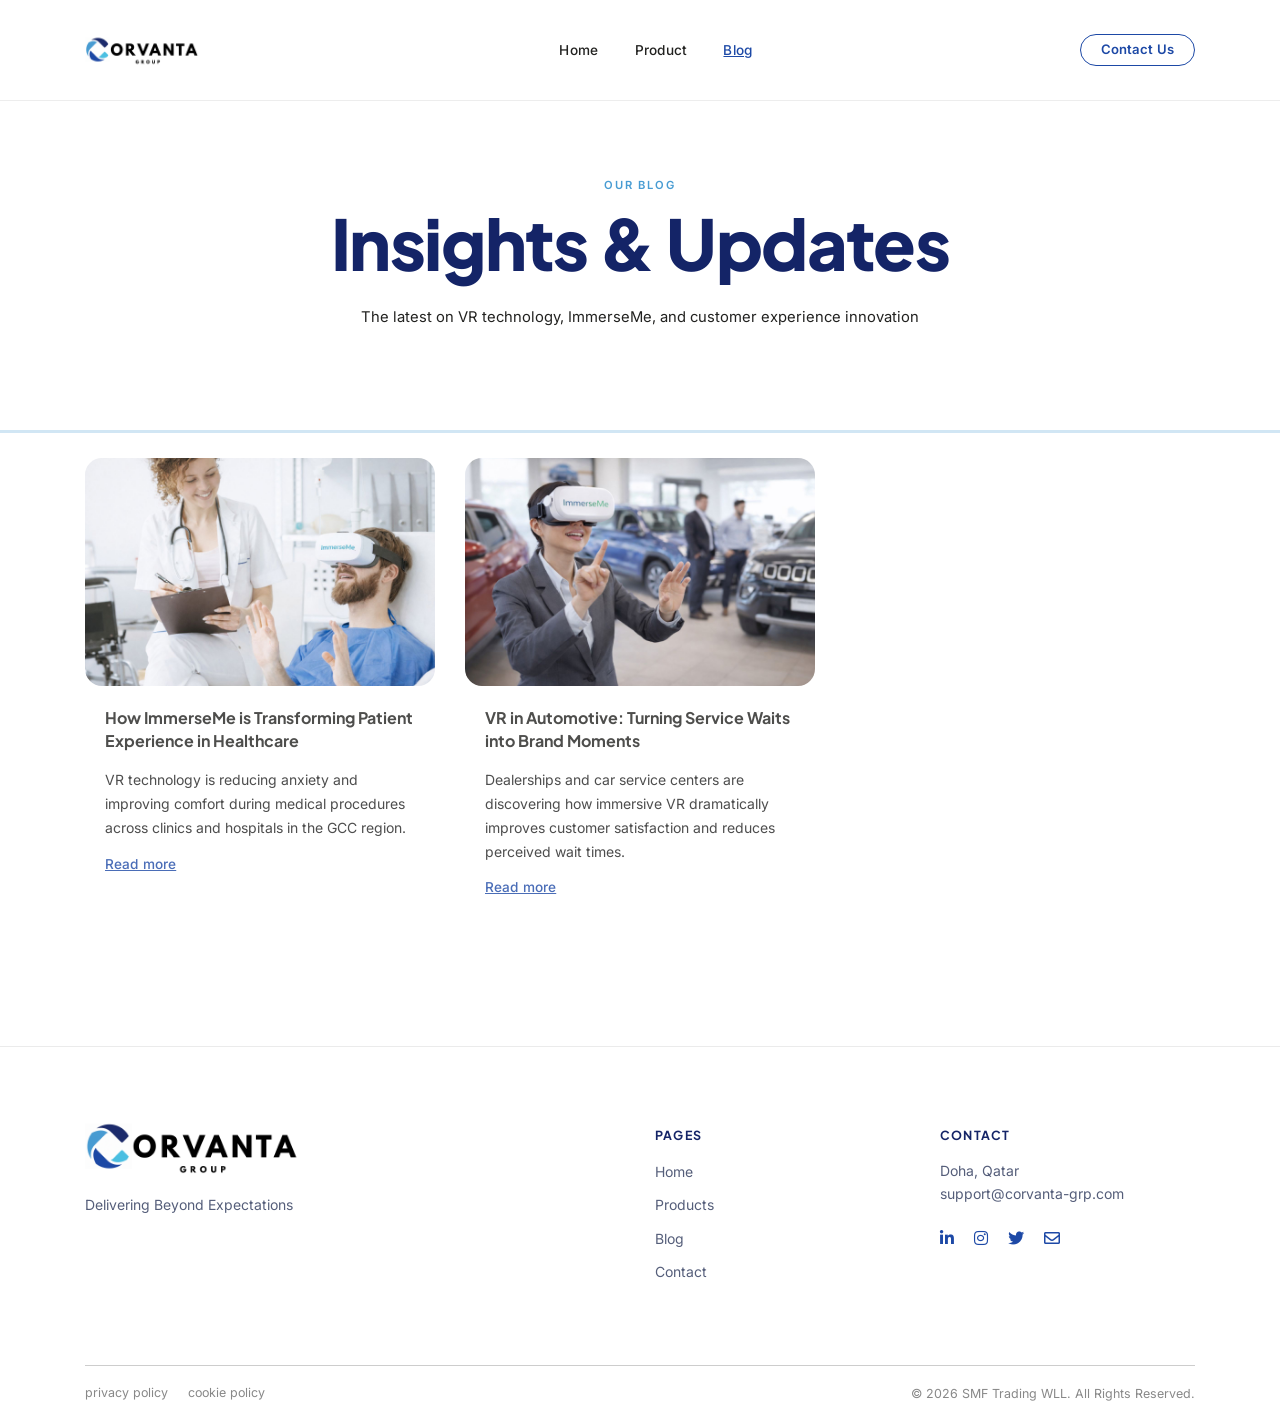
<file: blog.html>
<!DOCTYPE html>
<html lang="en">

<head>
    <meta charset="utf-8" />
    <meta http-equiv="X-UA-Compatible" content="IE=edge" />
    <meta name="viewport" content="width=device-width, minimum-scale=1, initial-scale=1, shrink-to-fit=no" />

    <title>Blog | Corvanta Group</title>

    <meta name="format-detection" content="telephone=no" />
    <meta name="msapplication-tap-highlight" content="no" />
    <meta name="theme-color" content="#000" />

    <meta name="description"
        content="Insights on VR technology, ImmerseMe, and the future of customer experience across industries in the Middle East." />
    <meta name="author" content="Corvanta Group" />

    <!-- Favicons -->
    <link rel="icon shortcut" href="assets/img/favicon-32.png" sizes="16x16" type="image/png" />
    <link rel="icon" href="assets/img/favicon-32.png" sizes="32x32" type="image/png" />
    <link rel="icon" href="assets/img/favicon-48.png" sizes="48x48" type="image/png" />
    <link rel="icon" href="assets/img/favicon-62.png" sizes="62x62" type="image/png" />
    <link rel="icon" href="assets/img/favicon-96.png" sizes="96x96" type="image/png" />

    <!-- Canonical -->
    <link rel="canonical" href="https://corvanta-grp.com/blog.html" />
    <meta name="robots" content="index, follow" />

    <!-- Open Graph -->
    <meta property="og:title" content="Blog | Corvanta Group" />
    <meta property="og:description" content="Insights on VR technology, ImmerseMe, and customer experience." />
    <meta property="og:url" content="https://corvanta-grp.com/blog.html" />
    <meta property="og:image" content="https://corvanta-grp.com/corvanta/assets/img/Logo.png" />

    <!-- Resource hints: preconnect to critical origins -->
    <link rel="preconnect" href="https://fonts.googleapis.com">
    <link rel="preconnect" href="https://fonts.gstatic.com" crossorigin>
    <link rel="preconnect" href="https://images.unsplash.com">

    <!-- Google Fonts: async non-blocking load -->
    <link rel="preload"
        href="https://fonts.googleapis.com/css2?family=Inter:wght@300;400;500;600&family=Plus+Jakarta+Sans:wght@500;600;700;800&display=swap"
        as="style" onload="this.onload=null;this.rel='stylesheet'">
    <noscript>
        <link rel="stylesheet"
            href="https://fonts.googleapis.com/css2?family=Inter:wght@300;400;500;600&family=Plus+Jakarta+Sans:wght@500;600;700;800&display=swap">
    </noscript>

    <!-- Custom css -->
    <link rel="stylesheet" href="assets/css/style.css" />
    <!-- Corvanta brand styles: League Spartan + brand colors -->
    <link rel="stylesheet" href="assets/css/custom.css" />

    <!-- Google Analytics 4 (GA4) -->
    <!-- Replace G-4ZSER51WD3 with your actual Measurement ID -->
    <script async src="https://www.googletagmanager.com/gtag/js?id=G-4ZSER51WD3"></script>
    <script>
        window.dataLayer = window.dataLayer || [];
        function gtag() { dataLayer.push(arguments); }
        gtag('js', new Date());
        gtag('config', 'G-4ZSER51WD3', { send_page_view: true });
    </script>
</head>

<body class="visible">
    <!--  Main Wrap  -->
    <div id="main-wrap">
        <!--  Header & Menu  -->
        <div id="header-placeholder"></div>
        <!--  END Header & Menu  -->

        <!--  Page Header  -->
        <div class="page-header" data-padding>
            <div class="container">
                <div class="row">
                    <div class="col-12 col-lg-12">
                        <div class="sectiontitle-element--center">
                            <span class="toptitle">Our Blog</span>
                            <h1 data-aos="fade-up" class="big">Insights & Updates</h1>
                            <p data-aos="fade-up">The latest on VR technology, ImmerseMe, and customer experience
                                innovation</p>
                        </div>
                    </div>
                </div>
            </div>
        </div>
        <!--  END Page Header  -->

        <!--  Page Content  -->
        <div class="page-content">
            <section data-padding="bottom" data-isotope="fitRows" data-isotope-columns="three">
                <div class="container">
                    <div class="row">

                        <!--  Article 1  -->
                        <article class="rectangle-element--article--wide">
                            <div class="info">
                                <div class="image">
                                    <img data-unveil
                                        src="[data-uri]"
                                        data-src="/assets/img/blog/Med.jpeg" data-src-retina="/assets/img/blog/Med.jpeg"
                                        alt="ImmerseMe Healthcare">
                                </div>
                                <div class="text">

                                    <h3>How ImmerseMe is Transforming Patient Experience in Healthcare</h3>
                                    <p>VR technology is reducing anxiety and improving comfort during medical procedures
                                        across clinics and hospitals in the GCC region.</p>
                                    <a href="blog-detail.html" class="simple--underline">Read more</a>
                                </div>
                            </div>
                            <a href="blog-detail.html" class="link"></a>
                        </article>

                        <!--  Article 2  -->
                        <article class="rectangle-element--article--wide">
                            <div class="info">
                                <div class="image">
                                    <img data-unveil
                                        src="[data-uri]"
                                        data-src="/assets/img/blog/Industry.jpeg"
                                        data-src-retina="/assets/img/blog/Industry.jpeg" alt="Automotive VR">
                                </div>
                                <div class="text">

                                    <h3>VR in Automotive: Turning Service Waits into Brand Moments</h3>
                                    <p>Dealerships and car service centers are discovering how immersive VR dramatically
                                        improves customer satisfaction and reduces perceived wait times.</p>
                                    <a href="blog-detail-automotive.html" class="simple--underline">Read more</a>
                                </div>
                            </div>
                            <a href="blog-detail-automotive.html" class="link"></a>
                        </article>

                        <!--  Article 3  -->
                        <article class="rectangle-element--article--wide d-none">
                            <div class="info">
                                <div class="image">
                                    <img data-unveil
                                        src="[data-uri]"
                                        data-src="/assets/img/blog/Blog3.png"
                                        data-src-retina="/assets/img/blog/Blog3.png" alt="VR Content Categories">
                                </div>
                                <div class="text">

                                    <h3>Six VR Content Categories That Users Love About ImmerseMe</h3>
                                    <p>From cartoons for children to religious content and Discovery tours, here is what
                                        makes ImmerseMe's content library stand out across the region.</p>
                                    <a href="blog-detail-content.html" class="simple--underline">Read more</a>
                                </div>
                            </div>
                            <a href="blog-detail-content.html" class="link"></a>
                        </article>

                        <!--  Article 4  -->
                        <article class="rectangle-element--article--wide d-none">
                            <div class="info">
                                <div class="image">
                                    <img data-unveil
                                        src="[data-uri]"
                                        data-src="https://images.unsplash.com/photo-1564501049412-61c2a3083791?auto=format&fit=crop&w=600&q=80"
                                        data-src-retina="https://images.unsplash.com/photo-1564501049412-61c2a3083791?auto=format&fit=crop&w=1200&q=80"
                                        alt="Hotel VR Experience">
                                </div>
                                <div class="text">

                                    <h3>Elevating Hotel Guest Experience with Immersive VR Technology</h3>
                                    <p>Hotels across the Middle East are adding a premium touch to lobbies, rooms, and
                                        kids' clubs with ImmerseMe — ideal for both relaxation and family fun.</p>
                                    <a href="blog-detail-hotels.html" class="simple--underline">Read more</a>
                                </div>
                            </div>
                            <a href="blog-detail-hotels.html" class="link"></a>
                        </article>

                        <!--  Article 5  -->
                        <article class="rectangle-element--article--wide d-none">
                            <div class="info">
                                <div class="image">
                                    <img data-unveil
                                        src="[data-uri]"
                                        data-src="https://images.unsplash.com/photo-1517248135467-4c7edcad34c4?auto=format&fit=crop&w=600&q=80"
                                        data-src-retina="https://images.unsplash.com/photo-1517248135467-4c7edcad34c4?auto=format&fit=crop&w=1200&q=80"
                                        alt="Restaurant VR">
                                </div>
                                <div class="text">

                                    <h3>ImmerseMe in Restaurants: Keeping Kids Happy While Parents Dine</h3>
                                    <p>Restaurants and cafes using ImmerseMe are seeing higher repeat visits and
                                        customer loyalty as families enjoy stress-free, magical dining experiences.</p>
                                    <a href="blog-detail-restaurants.html" class="simple--underline">Read more</a>
                                </div>
                            </div>
                            <a href="blog-detail-restaurants.html" class="link"></a>
                        </article>

                        <!--  Article 6  -->
                        <article class="rectangle-element--article--wide d-none">
                            <div class="info">
                                <div class="image">
                                    <img data-unveil
                                        src="[data-uri]"
                                        data-src="https://images.unsplash.com/photo-1593508512255-86ab42a8e620?auto=format&fit=crop&w=600&q=80"
                                        data-src-retina="https://images.unsplash.com/photo-1593508512255-86ab42a8e620?auto=format&fit=crop&w=1200&q=80"
                                        alt="ImmerseMe AI Platform">
                                </div>
                                <div class="text">

                                    <h3>Why ImmerseMe Is the Middle East's First AI-Powered VR Platform</h3>
                                    <p>We explore the technology behind ImmerseMe, how AI shapes its content delivery,
                                        and why being built for the GCC makes it unlike any VR platform in the world.
                                    </p>
                                    <a href="blog-detail-ai.html" class="simple--underline">Read more</a>
                                </div>
                            </div>
                            <a href="blog-detail-ai.html" class="link"></a>
                        </article>

                    </div>
                </div>
            </section>

            <!--  Pagination  -->
            <section data-padding="bottom" class="d-none">
                <div class="container">
                    <div class="row">
                        <div class="col-12">
                            <div class="navigation-element--pagination--compressed">
                                <div class="navigation">
                                    <div class="wrapper">
                                        <a href="" class="btn--big--nav--round">
                                            <i class="feather icon-arrow-left"></i>
                                        </a>
                                    </div>
                                    <div class="wrapper--numbers--round">
                                        <a href="" class="active">1</a>
                                        <a href="">2</a>
                                        <a href="">3</a>
                                    </div>
                                    <div class="wrapper">
                                        <a href="" class="btn--big--nav--round">
                                            <i class="feather icon-arrow-right"></i>
                                        </a>
                                    </div>
                                </div>
                            </div>
                        </div>
                    </div>
                </div>
            </section>
            <!--  END Pagination  -->
        </div>
        <!--  END Page Content  -->

        <!--  Footer  -->
        <div id="footer-placeholder"></div>
        <!--  END Footer  -->
    </div>
    <!--  Main Wrap  -->
    <!--  Scripts  -->
    <script defer src="assets/js/jquery.min.js"></script>
    <script defer src="assets/js/jquery.unveil.js"></script>
    <script defer src="assets/js/aos.js"></script>
    <script defer src="assets/js/isotope.min.js"></script>
    <script defer src="assets/js/imagesloaded.min.js"></script>
    <script defer src="assets/js/carousel.js"></script>
    <script defer src="assets/js/includes.js"></script>
    <script defer src="assets/js/elements.js"></script>
    <script defer src="assets/js/masonry.js"></script>
    <script defer src="assets/js/form.js"></script>
    <script defer src="assets/js/analytics.js"></script>
    <!--  END Scripts  -->
</body>

</html>
</file>
<file: assets/css/custom.css>
/* ═══════════════════════════════════════════════════════════════
   Corvanta Group — Custom Brand Styles
   Headings : Plus Jakarta Sans
   Body     : Inter
   Primary  : #1D49A6  |  Secondary : #142467  |  Accent : #489CD3
   ═══════════════════════════════════════════════════════════════ */

/* ─── Google Fonts loaded via <link> in each page's <head> for performance ─ */
/* @import removed – fonts are loaded asynchronously via HTML preload */

/* ─── Brand CSS Variables ────────────────────────────────────── */
:root {
    --cv-primary: #1D49A6;
    --cv-secondary: #142467;
    --cv-accent: #489CD3;
    --cv-gradient: linear-gradient(135deg, #142467 0%, #1D49A6 60%, #489CD3 100%);
    --cv-gradient-overlay: linear-gradient(135deg, rgba(20, 36, 103, 0.85) 0%, rgba(29, 73, 166, 0.65) 60%, rgba(72, 156, 211, 0.40) 100%);
}

/* ─── Critical: Override theme page-transition opacity ────────── */
/* style.css sets body{opacity:0} for a JS-driven fade — we removed that JS.
   This ensures the page is always immediately visible, fixing NO_FCP. */
body {
    opacity: 1 !important;
    transition: none !important;
    background-color: #ffffff;
}

/* ═══════════════════════════════════════════════════════════════
   GLOBAL FONTS
   Headings → Plus Jakarta Sans
   Body / UI → Inter
   ═══════════════════════════════════════════════════════════════ */

/* Headings */
h1,
h2,
h3,
h4,
h5,
h6 {
    font-family: 'Plus Jakarta Sans', sans-serif !important;
}

/* Body, nav, forms, everything else */
body,
p,
a,
li,
ul,
ol,
span,
label,
input,
textarea,
select,
button,
.toptitle,
.e-date,
time,
nav,
.menu-holder,
.mobile-wrap,
blockquote,
cite,
figcaption {
    font-family: 'Inter', sans-serif !important;
}

/* ─── Heading weights ─── */
h1,
h2 {
    font-weight: 700 !important;
    letter-spacing: -0.01em !important;
}

h1.big {
    font-weight: 800 !important;
    letter-spacing: -0.02em !important;
    line-height: 1.1 !important;
}

h3,
h4,
h5 {
    font-weight: 700 !important;
}

h6 {
    font-weight: 600 !important;
}

/* ─── Body text ─── */
p {
    font-weight: 400 !important;
    font-size: 0.925rem !important;
    line-height: 1.7 !important;
}

/* ═══════════════════════════════════════════════════════════════
   TOPTITLE LABELS
   ═══════════════════════════════════════════════════════════════ */
.toptitle {
    color: var(--cv-accent) !important;
    font-family: 'Inter', sans-serif !important;
    font-weight: 600 !important;
    font-size: 0.7rem !important;
    letter-spacing: 0.16em !important;
    text-transform: uppercase !important;
}

/* ═══════════════════════════════════════════════════════════════
   FIXED HEADER
   ═══════════════════════════════════════════════════════════════ */

/* Fix header to top — out of document flow on all pages */
#header {
    position: fixed !important;
    top: 0;
    left: 0;
    right: 0;
    z-index: 9999;
    width: 100%;
    background: #ffffff;
    box-shadow: 0 1px 0 rgba(0, 0, 0, 0.07);
    transition: box-shadow 0.3s ease, background-color 0.3s ease;
}

/* Pages with a hero image — transparent overlay on fixed header */
#header.transparent--fixed {
    background: transparent !important;
    box-shadow: none !important;
}

/* After scroll on any page — solid white + brand shadow */
#header.moove {
    background: #ffffff !important;
    box-shadow: 0 2px 28px rgba(20, 36, 103, 0.14) !important;
}

/* ─── Compensate for fixed header on text-only page headers ─── */
/* .page-header (text) — push down by header height             */
/* .page-header--image and .slider-pageheader are NOT affected   */
.page-header {
    margin-top: 80px;
}

/* ═══════════════════════════════════════════════════════════════
   NAVIGATION LAYOUT  —  Logo (left) | Nav (center) | CTA (right)
   ═══════════════════════════════════════════════════════════════ */

/* Step 1: Remove the template's fixed 40px horizontal padding so the
   nav can control its own inset (top/bottom 1.25rem is preserved) */
#header [class|="wrap-header"] {
    padding-left: 0 !important;
    padding-right: 0 !important;
}

/* Step 2: Give the nav Bootstrap-container behaviour — same max-widths,
   auto side margins, and 15px inner padding as every .container below */
nav.main-navigation {
    display: flex !important;
    align-items: center !important;
    justify-content: space-between !important;
    width: 100% !important;
    padding-left: 15px !important;
    padding-right: 15px !important;
    margin-left: auto !important;
    margin-right: auto !important;
}

@media (min-width: 576px) {
    nav.main-navigation {
        max-width: 540px;
    }
}

@media (min-width: 768px) {
    nav.main-navigation {
        max-width: 720px;
    }
}

@media (min-width: 992px) {
    nav.main-navigation {
        max-width: 960px;
    }
}

@media (min-width: 1200px) {
    nav.main-navigation {
        max-width: 1140px;
    }
}

/* Logo — takes the left third, content left-aligned */
#logo {
    flex: 1 !important;
    display: flex !important;
    align-items: center !important;
    justify-content: flex-start !important;
}

/* Nav links — centred, does not expand */
#main-menu {
    flex: 0 0 auto !important;
    display: flex !important;
    align-items: center !important;
    justify-content: center !important;
}

/* CTA buttons — takes the right third, content right-aligned */
.header-cta {
    flex: 1 !important;
    display: flex !important;
    align-items: center !important;
    justify-content: flex-end !important;
    gap: 10px !important;
}

/* Hide desktop CTA strip on mobile — it lives inside the mobile menu instead */
@media (max-width: 991px) {
    .header-cta {
        display: none !important;
    }
}

/* ─── Mobile menu CTA buttons (below Contact link) ─── */
.mobile-cta-wrap {
    display: flex;
    flex-direction: column;
    gap: 10px;
    padding: 20px 24px 28px;
}

.mobile-cta-btn {
    display: block !important;
    text-align: center !important;
    padding: 12px 24px !important;
    justify-content: center !important;
    width: 100%;
}

/* ─── Nav link styles ─── */
.menu-holder ul>li>a {
    font-family: 'Inter', sans-serif !important;
    font-weight: 500 !important;
    font-size: 0.85rem !important;
    letter-spacing: 0.02em !important;
    text-transform: none !important;
}

.menu-holder ul>li>a.active {
    color: var(--cv-primary) !important;
}

.menu-holder ul>li>a:hover {
    color: var(--cv-primary) !important;
}

/* Mobile menu active/hover */
#mobile-menu .main-links--border li a.active,
#mobile-menu .main-links--border li a:hover {
    color: var(--cv-primary) !important;
}

/* Mobile menu accent border */
#mobile-menu .main-links--border {
    border-color: rgba(29, 73, 166, 0.15) !important;
}

/* ─── Header CTA buttons ─── */
.btn--header--outline,
.btn--header--solid {
    display: inline-flex;
    align-items: center;
    padding: 8px 20px;
    border-radius: 100px;
    font-family: 'Inter', sans-serif !important;
    font-size: 0.82rem !important;
    font-weight: 600 !important;
    letter-spacing: 0.01em !important;
    text-decoration: none !important;
    line-height: 1;
    white-space: nowrap;
    transition: background 0.2s ease, color 0.2s ease, border-color 0.2s ease;
}

/* Outlined button — default (solid header) */
.btn--header--outline {
    background: transparent;
    color: var(--cv-primary) !important;
    border: 1.5px solid var(--cv-primary);
}

.btn--header--outline:hover {
    background: var(--cv-primary) !important;
    color: #ffffff !important;
}

/* Solid filled button — default (solid header) */
.btn--header--solid {
    background: var(--cv-primary);
    color: #ffffff !important;
    border: 1.5px solid var(--cv-primary);
}

.btn--header--solid:hover {
    background: var(--cv-secondary) !important;
    border-color: var(--cv-secondary) !important;
    color: #ffffff !important;
}

/* On transparent hero pages — invert to white until scrolled */
#header.transparent--fixed:not(.moove) .btn--header--outline {
    color: #ffffff !important;
    border-color: rgba(255, 255, 255, 0.65);
}

#header.transparent--fixed:not(.moove) .btn--header--outline:hover {
    background: rgba(255, 255, 255, 0.15) !important;
    border-color: #ffffff;
}

#header.transparent--fixed:not(.moove) .btn--header--solid {
    background: #ffffff;
    border-color: #ffffff;
    color: var(--cv-primary) !important;
}

#header.transparent--fixed:not(.moove) .btn--header--solid:hover {
    background: rgba(255, 255, 255, 0.88) !important;
}

/* ═══════════════════════════════════════════════════════════════
   BUTTONS
   ═══════════════════════════════════════════════════════════════ */
/* Primary solid buttons */
.btn--big--round,
.btn--big--arrow--round,
.btn--medium--round,
.btn--big--round--border {
    background-color: var(--cv-primary) !important;
    border-color: var(--cv-primary) !important;
    color: #fff !important;
    font-family: 'Inter', sans-serif !important;
    font-weight: 600 !important;
    font-size: 0.82rem !important;
    letter-spacing: 0.04em !important;
    text-transform: none !important;
    transition: all 0.3s ease !important;
}

.btn--big--round:hover,
.btn--big--arrow--round:hover,
.btn--medium--round:hover,
.btn--big--round--border:hover {
    background-color: #3A6FD8 !important;
    border-color: #3A6FD8 !important;
    opacity: 1 !important;
    transform: translateY(-1px);
}

/* Light outlined buttons (on dark backgrounds) */
.btn--big--round--border--light,
.btn--big--border--light--round {
    font-family: 'Inter', sans-serif !important;
    font-weight: 600 !important;
    font-size: 0.82rem !important;
    letter-spacing: 0.04em !important;
    text-transform: none !important;
    transition: all 0.3s ease !important;
}

.btn--big--round--border--light:hover,
.btn--big--border--light--round:hover {
    background-color: var(--cv-accent) !important;
    border-color: var(--cv-accent) !important;
    color: #fff !important;
    transform: translateY(-1px);
}

/* ═══════════════════════════════════════════════════════════════
   TEXT LINKS
   ═══════════════════════════════════════════════════════════════ */
.simple--underline,
.simple--arrow {
    color: var(--cv-primary) !important;
    font-family: 'Inter', sans-serif !important;
    font-weight: 500 !important;
    font-size: 0.85rem !important;
    letter-spacing: 0.01em !important;
}

.simple--underline::after,
.simple--arrow::after {
    background-color: var(--cv-accent) !important;
}

.simple--underline:hover,
.simple--arrow:hover {
    color: var(--cv-secondary) !important;
}

/* ═══════════════════════════════════════════════════════════════
   SEPARATORS
   ═══════════════════════════════════════════════════════════════ */
.separator-element--lg--center {
    border-top-color: var(--cv-accent) !important;
    opacity: 0.4;
}

/* ═══════════════════════════════════════════════════════════════
   ICON ELEMENTS
   ═══════════════════════════════════════════════════════════════ */
.icon-element--round--box--border .icon>i,
.icon-element--center .icon>i,
.ilight,
.feather {
    color: var(--cv-accent) !important;
}

.icon-element--round--box--border {
    transition: border-color 0.3s ease, box-shadow 0.3s ease !important;
    height: 100%;
}

.icon-element--round--box--border:hover {
    border-color: var(--cv-accent) !important;
    box-shadow: 0 8px 30px rgba(29, 73, 166, 0.12) !important;
}

.icon-element--round--box--border:hover .icon>i,
.icon-element--round--box--border:hover .ilight {
    color: var(--cv-primary) !important;
}

/* Centre icon elements (used in stats) */
.icon-element--center .text h2 {
    color: var(--cv-primary) !important;
    font-family: 'Plus Jakarta Sans', sans-serif !important;
    font-weight: 800 !important;
    font-size: 2.2rem !important;
}

/* ═══════════════════════════════════════════════════════════════
   PRODUCT / PROJECT CARDS
   ═══════════════════════════════════════════════════════════════ */
.icon--br--square--secondary {
    background-color: var(--cv-primary) !important;
    transition: background-color 0.3s ease !important;
}

.icon--br--square--secondary i {
    color: #fff !important;
}

.square-element--project:hover .icon--br--square--secondary {
    background-color: var(--cv-accent) !important;
}

.square-element--project {
    transition: transform 0.3s ease, box-shadow 0.3s ease !important;
}

.square-element--project:hover {
    transform: translateY(-4px) !important;
    box-shadow: 0 12px 40px rgba(20, 36, 103, 0.15) !important;
}

/* Ensure text inside product cards has breathing room */
.square-element--project .text {
    padding: 18px 20px 22px !important;
}

.square-element--project .text h3 {
    font-size: 1rem !important;
    line-height: 1.45 !important;
    margin-bottom: 8px !important;
}

.square-element--project .text p {
    font-size: 0.875rem !important;
    margin-bottom: 12px !important;
}

/* ═══════════════════════════════════════════════════════════════
   CAROUSEL / PORTFOLIO NAVIGATION
   ═══════════════════════════════════════════════════════════════ */
.navigation-element--border--round--light .nav--prev,
.navigation-element--border--round--light .nav--next {
    transition: all 0.3s ease !important;
}

.navigation-element--border--round--light .nav--prev:hover,
.navigation-element--border--round--light .nav--next:hover {
    background-color: var(--cv-primary) !important;
    border-color: var(--cv-primary) !important;
    color: #fff !important;
}

/* ═══════════════════════════════════════════════════════════════
   data-bg="template" — Stats, CTA backgrounds → brand gradient
   ═══════════════════════════════════════════════════════════════ */
[data-bg="template"] {
    background: var(--cv-gradient) !important;
}

[data-bg="template"] .toptitle {
    color: rgba(255, 255, 255, 0.65) !important;
}

[data-bg="template"] h2,
[data-bg="template"] h6 {
    color: #fff !important;
}

[data-bg="template"] p {
    color: rgba(255, 255, 255, 0.78) !important;
}

[data-bg="template"] .icon-element--center .text h2 {
    color: #fff !important;
    font-family: 'Plus Jakarta Sans', sans-serif !important;
    font-size: 2.2rem !important;
    font-weight: 800 !important;
}

[data-bg="template"] .icon-element--center .text h6 {
    color: rgba(255, 255, 255, 0.9) !important;
}

[data-bg="template"] .icon-element--center .text p {
    color: rgba(255, 255, 255, 0.65) !important;
}

/* ═══════════════════════════════════════════════════════════════
   CTA BOX
   ═══════════════════════════════════════════════════════════════ */
.ctabox-element--center--round--light {
    background: var(--cv-gradient) !important;
}

/* ═══════════════════════════════════════════════════════════════
   BLOCKQUOTE
   ═══════════════════════════════════════════════════════════════ */
.blockquote-element--primary {
    border-left-color: var(--cv-accent) !important;
}

.blockquote-element--primary::before {
    color: var(--cv-accent) !important;
}

/* ═══════════════════════════════════════════════════════════════
   LIST ELEMENT (checkmarks / bullets)
   ═══════════════════════════════════════════════════════════════ */
.list-element--plus ul li::before {
    color: var(--cv-primary) !important;
    border-color: var(--cv-primary) !important;
}

/* ═══════════════════════════════════════════════════════════════
   BLOG / ARTICLE META
   ═══════════════════════════════════════════════════════════════ */
.e-date,
time.e-date {
    color: var(--cv-accent) !important;
    font-weight: 600 !important;
}

.categories li a {
    color: var(--cv-primary) !important;
    font-weight: 600 !important;
}

.categories li a:hover {
    color: var(--cv-secondary) !important;
}

/* Article body intro heading */
.sectiontitle-element--full h2 {
    color: var(--cv-secondary) !important;
}

/* ═══════════════════════════════════════════════════════════════
   ARTICLE CARD HOVER + PADDING
   ═══════════════════════════════════════════════════════════════ */
.rectangle-element--article--wide {
    transition: transform 0.3s ease, box-shadow 0.3s ease !important;
}

.rectangle-element--article--wide:hover {
    transform: translateY(-4px) !important;
    box-shadow: 0 12px 36px rgba(20, 36, 103, 0.13) !important;
}

/* Ensure text inside article cards has breathing room */
.rectangle-element--article--wide .text {
    padding: 20px 20px 22px !important;
}

.rectangle-element--article--wide .text h3 {
    font-size: 1rem !important;
    line-height: 1.45 !important;
    margin-bottom: 8px !important;
}

.rectangle-element--article--wide .text p {
    font-size: 0.875rem !important;
    margin-bottom: 12px !important;
}

/* Blog section on homepage — ensure section has consistent vertical padding */
section.blog-section-home {
    padding-top: 60px !important;
    padding-bottom: 60px !important;
}

/* ═══════════════════════════════════════════════════════════════
   VIDEO / PLAY BUTTON
   ═══════════════════════════════════════════════════════════════ */
.icon--xl--white--shadow--round--white i {
    color: var(--cv-primary) !important;
}

/* ═══════════════════════════════════════════════════════════════
   FOOTER  —  white background
   ═══════════════════════════════════════════════════════════════ */
#footer {
    background-color: #ffffff !important;
    border-top: 1px solid rgba(0, 0, 0, 0.08) !important;
}

/* Headings */
#footer h6 {
    color: var(--cv-secondary) !important;
    font-family: 'Plus Jakarta Sans', sans-serif !important;
    font-weight: 700 !important;
    font-size: 0.78rem !important;
    letter-spacing: 0.1em !important;
    text-transform: uppercase !important;
}

/* Body / description text */
#footer p,
#footer .logo-footer p {
    color: #555e7a !important;
    font-size: 0.875rem !important;
    line-height: 1.7 !important;
}

/* Nav links */
#footer .list-element--text ul li a,
#footer .info-footer p {
    color: #555e7a !important;
    font-size: 0.875rem !important;
}

#footer .list-element--text ul li a:hover {
    color: var(--cv-primary) !important;
}

/* Inline bottom links (privacy / cookie) */
#footer .list-element--text--inline ul li a {
    color: #888 !important;
    font-size: 0.78rem !important;
}

#footer .list-element--text--inline ul li a:hover {
    color: var(--cv-primary) !important;
}

/* Copyright */
#footer .down .text p {
    color: #888 !important;
    font-size: 0.78rem !important;
}

/* Bottom border */
#footer .down.border {
    border-top-color: rgba(0, 0, 0, 0.08) !important;
}

/* Social icons */
#footer .social-element--small ul li a {
    color: var(--cv-primary) !important;
    border-color: rgba(29, 73, 166, 0.2) !important;
}

#footer .social-element--small ul li a:hover {
    background-color: var(--cv-primary) !important;
    border-color: var(--cv-primary) !important;
    color: #ffffff !important;
}

/* ═══════════════════════════════════════════════════════════════
   PAGE HEADER (non-image, text only)
   ═══════════════════════════════════════════════════════════════ */
.page-header {
    border-bottom: 3px solid rgba(72, 156, 211, 0.25);
}

.page-header h1.big {
    color: var(--cv-secondary) !important;
}

/* ═══════════════════════════════════════════════════════════════
   COLOURED SECTION ACCENT — grey bg sections get a top accent line
   ═══════════════════════════════════════════════════════════════ */
[data-bg="grey"] {
    position: relative;
}

[data-bg="grey"]::before {
    content: '';
    display: block;
    position: absolute;
    top: 0;
    left: 0;
    width: 80px;
    height: 3px;
    background: var(--cv-gradient);
    border-radius: 0 0 3px 0;
}

/* ═══════════════════════════════════════════════════════════════
   HERO SLIDER — 3-Slide Swiper
   ═══════════════════════════════════════════════════════════════ */
.slider-pageheader {
    position: relative;
    width: 100%;
    height: 100vh;
    min-height: 620px;
    overflow: hidden;
}

.slider-pageheader .swiper-wrapper {
    height: 100%;
}

/* Each slide fills the full container */
.slider-pageheader .swiper-slide,
.slider-pageheader .hero-slide {
    position: relative;
    height: 100%;
    width: 100%;
    overflow: hidden;
    display: flex;
    align-items: flex-start;
}

/* Full-bleed background image per slide */
.hero-slide-bg {
    position: absolute;
    top: 0;
    left: 0;
    width: 100%;
    height: 100%;
    background-size: cover;
    background-position: center center;
    background-repeat: no-repeat;
    /* Subtle Ken Burns zoom effect */
    transform: scale(1.06);
    transition: transform 8s ease-out;
}

.swiper-slide-active .hero-slide-bg {
    transform: scale(1.0);
}

/* Branded gradient overlay */
.hero-slide-overlay {
    position: absolute;
    top: 0;
    left: 0;
    width: 100%;
    height: 100%;
    background: var(--cv-gradient-overlay);
    z-index: 1;
}

/* Left accent bar on slides */
.hero-slide-overlay::after {
    content: '';
    display: block;
    position: absolute;
    left: 0;
    top: 0;
    width: 6px;
    height: 100%;
    background: var(--cv-gradient);
    opacity: 0.7;
}

/* Slide text content sits above overlay — top-anchored so CTA is never clipped */
.hero-slide-content {
    position: relative;
    z-index: 2;
    width: 100%;
    padding-top: clamp(120px, 16vh, 180px);
    /* 80px header + generous breathing room */
    padding-bottom: 60px;
}

/* Slide text fade-up animation */
.swiper-slide-active .hero-slide-content .sectiontitle-element--light {
    animation: slideContentIn 0.9s ease forwards;
}

@keyframes slideContentIn {
    from {
        opacity: 0;
        transform: translateY(30px);
    }

    to {
        opacity: 1;
        transform: translateY(0);
    }
}

/* Disable interaction on hidden (non-active) slides so their invisible buttons
   cannot intercept clicks — required when effect: 'fade' stacks all slides in DOM */
.slider-pageheader .swiper-slide:not(.swiper-slide-active) {
    pointer-events: none;
}

/* ─── Swiper Arrow Navigation (desktop) ─────────────────────────────────── */
.slider-pageheader .swiper-button-prev,
.slider-pageheader .swiper-button-next {
    color: #fff;
    opacity: 0.7;
    transition: opacity 0.25s ease;
}

.slider-pageheader .swiper-button-prev:hover,
.slider-pageheader .swiper-button-next:hover {
    opacity: 1;
}

/* Hidden on mobile — swipe gesture is sufficient */
@media (max-width: 768px) {

    .slider-pageheader .swiper-button-prev,
    .slider-pageheader .swiper-button-next {
        display: none !important;
    }
}

/* ─── Swiper Pagination Dots ─── */
.slider-pageheader .swiper-pagination {
    bottom: 32px !important;
}

.slider-pageheader .swiper-pagination-bullet {
    width: 10px !important;
    height: 10px !important;
    background: rgba(255, 255, 255, 0.40) !important;
    opacity: 1 !important;
    transition: all 0.35s ease !important;
}

.slider-pageheader .swiper-pagination-bullet-active {
    background: var(--cv-accent) !important;
    width: 30px !important;
    border-radius: 5px !important;
}

/* ─── Clients Logo Ticker ────────────────────────────────────────────────── */
.clients-logos-wrap {
    overflow: hidden;
    padding: 28px 0;
}

/* Force linear easing so the scroll looks like a true continuous marquee */
.clients-logos-carousel .swiper-wrapper {
    transition-timing-function: linear !important;
}

.clients-logos-carousel .swiper-slide {
    display: flex;
    align-items: center;
    justify-content: center;
    height: 90px !important;
    /* fixed row height — overrides the generic swiper-slide padding */
    padding: 0 !important;
    /* strip the large top/bottom padding from style.css */
}

.clients-logos-carousel .swiper-slide figure {
    margin: 0;
    padding: 0 8px;
    display: flex;
    align-items: center;
    justify-content: center;
}

.clients-logos-carousel .swiper-slide img {
    max-height: 64px;
    width: auto;
    max-width: 100%;
    object-fit: contain;
    /* filter: grayscale(100%); */
    /* opacity: 0.55; */
    transition: filter 0.35s ease, opacity 0.35s ease;
}

.clients-logos-carousel .swiper-slide img:hover {
    filter: grayscale(0%);
    opacity: 1;
}

/* ═══════════════════════════════════════════════════════════════
   RESPONSIVE VIDEO EMBEDS (YouTube iframes)
   ═══════════════════════════════════════════════════════════════ */
.video-embed-responsive {
    position: relative;
    padding-bottom: 56.25%;
    /* 16:9 */
    height: 0;
    overflow: hidden;
    border-radius: 14px;
    background: #000;
    box-shadow: 0 16px 56px rgba(20, 36, 103, 0.16);
}

.video-embed-responsive iframe {
    position: absolute;
    top: 0;
    left: 0;
    width: 100%;
    height: 100%;
    border: none;
}

/* Portrait / Shorts aspect ratio (9:16) for industry YouTube Shorts */
.video-embed-responsive--vertical {
    position: relative;
    padding-bottom: 177.78%;
    /* 9:16 */
    height: 0;
    overflow: hidden;
    border-radius: 14px;
    background: #000;
    box-shadow: 0 16px 56px rgba(20, 36, 103, 0.16);
    max-width: 320px;
    /* prevents full-column stretch */
    margin: 0 auto;
}

.video-embed-responsive--vertical iframe {
    position: absolute;
    top: 0;
    left: 0;
    width: 100%;
    height: 100%;
    border: none;
}

/* Industry card text block below the video */
.industry-text-block {
    padding: 22px 8px 0;
}

.industry-text-block h4 {
    margin-bottom: 10px;
}

.industry-text-block p {
    margin-bottom: 14px;
}

/* ═══════════════════════════════════════════════════════════════
   INDUSTRY IMAGE CARDS (product-detail page)
   ═══════════════════════════════════════════════════════════════ */
.industry-card {
    position: relative;
    height: 420px;
    border-radius: 16px;
    overflow: hidden;
    margin-bottom: 30px;
    cursor: default;
}

.industry-card__bg {
    position: absolute;
    inset: 0;
    background-size: cover;
    background-position: center;
    transition: transform 0.6s ease;
}

.industry-card:hover .industry-card__bg {
    transform: scale(1.06);
}

.industry-card__overlay {
    position: absolute;
    inset: 0;
    background: linear-gradient(to bottom,
            rgba(20, 36, 103, 0.12) 0%,
            rgba(20, 36, 103, 0.50) 45%,
            rgba(20, 36, 103, 0.94) 100%);
    z-index: 1;
}

.industry-card__content {
    position: absolute;
    bottom: 0;
    left: 0;
    right: 0;
    padding: 28px 28px 32px;
    color: #fff;
    z-index: 2;
}

.industry-card__icon {
    margin-bottom: 10px;
}

.industry-card__icon i {
    color: var(--cv-accent) !important;
    font-size: 1.5rem;
    line-height: 1;
}

.industry-card__content h4 {
    color: #fff !important;
    font-size: 1.15rem !important;
    font-weight: 700 !important;
    margin-bottom: 8px !important;
    line-height: 1.3 !important;
}

.industry-card__content p {
    color: rgba(255, 255, 255, 0.80) !important;
    font-size: 0.875rem !important;
    line-height: 1.55 !important;
    margin-bottom: 12px !important;
}

.industry-card__content ul {
    list-style: none;
    padding: 0;
    margin: 0;
}

.industry-card__content ul li {
    position: relative;
    padding: 3px 0 3px 18px;
    color: rgba(255, 255, 255, 0.70) !important;
    font-size: 0.80rem !important;
    line-height: 1.5 !important;
}

.industry-card__content ul li::before {
    content: '→';
    position: absolute;
    left: 0;
    top: 3px;
    color: var(--cv-accent) !important;
    font-size: 0.75rem;
    line-height: 1.5;
}

/* ═══════════════════════════════════════════════════════════════
   MOBILE APP IMAGES (product-detail page)
   ═══════════════════════════════════════════════════════════════ */
.immerse-app-images {
    display: flex;
    align-items: flex-start;
    justify-content: center;
    gap: 16px;
}

.app-img-tablet {
    width: 90%;
    height: auto;
    border-radius: 14px;
    box-shadow: 0 20px 60px rgba(20, 36, 103, 0.15);
    mix-blend-mode: multiply;
}

@media (max-width: 575px) {
    .immerse-app-images {
        flex-direction: column;
        align-items: center;
    }

    .app-img-tablet {
        width: 90%;
    }

    .app-img-phone {
        width: 60%;
        margin-top: 0;
    }
}

/* ─── Station section label badge ─── */
.station-badge {
    display: inline-flex;
    align-items: center;
    gap: 8px;
    padding: 5px 14px;
    border-radius: 100px;
    background: rgba(29, 73, 166, 0.08);
    color: var(--cv-primary);
    font-family: 'Inter', sans-serif;
    font-size: 0.7rem;
    font-weight: 700;
    letter-spacing: 0.14em;
    text-transform: uppercase;
    margin-bottom: 14px;
    border: 1px solid rgba(29, 73, 166, 0.15);
}

/* Slide counter badge (optional visual polish) */
.hero-slide-number {
    position: absolute;
    bottom: 36px;
    right: 40px;
    z-index: 10;
    color: rgba(255, 255, 255, 0.5);
    font-size: 0.75rem;
    font-weight: 700;
    letter-spacing: 0.15em;
}

/* ─── Responsive hero height ─── */
@media (max-width: 768px) {
    .slider-pageheader {
        height: 100svh;
        min-height: 520px;
    }

    .hero-slide-content {
        padding-top: 110px;
        padding-bottom: 50px;
    }

    .slider-pageheader .swiper-button-prev,
    .slider-pageheader .swiper-button-next {
        display: none !important;
    }
}

/* ─── iPhone SE / very small screens ─── */
@media (max-width: 390px) {

    .hero-slide-content .sectiontitle-element--light h1.big,
    .hero-slide-content .sectiontitle-element--light h2.big {
        font-size: 2.2rem !important;
    }

    .hero-slide-content .sectiontitle-element--light p {
        font-size: 0.85rem !important;
        margin-bottom: 1rem !important;
    }

    .hero-slide-content {
        padding-top: 100px;
        padding-bottom: 30px;
    }
}

/* ═══════════════════════════════════════════════════════════════
   COLOURFUL CLIENTS SECTION ICONS
   ═══════════════════════════════════════════════════════════════ */
.icon-element--center .info {
    transition: transform 0.3s ease;
}

.icon-element--center:hover .info {
    transform: translateY(-3px);
}

.icon-element--center .text p.f500 {
    color: var(--cv-primary) !important;
    font-weight: 700 !important;
}

.icon-element--center .text p.sm {
    color: var(--cv-accent) !important;
    font-size: 0.78rem !important;
}

/* ═══════════════════════════════════════════════════════════════
   BRAND ACCENT UTILITY CLASSES
   ═══════════════════════════════════════════════════════════════ */
.cv-accent-bar {
    display: block;
    width: 48px;
    height: 4px;
    background: var(--cv-gradient);
    border-radius: 2px;
    margin-bottom: 20px;
}

.text-cv-accent {
    color: var(--cv-accent) !important;
}

.text-cv-primary {
    color: var(--cv-primary) !important;
}

.bg-cv-gradient {
    background: var(--cv-gradient) !important;
}

/* Centre-align the form success / error message */
[class|="basic-form"] [class*="alert-wrap"] {
    text-align: center;
}

/* ═══════════════════════════════════════════════════════════════
   UNIFORM FIELD HEIGHT — contact form
   Locks all text inputs to the same height so nothing looks short
   ═══════════════════════════════════════════════════════════════ */
[class|="basic-form"] input.form-field {
    height: 46px;
    line-height: 46px;
}

/* ═══════════════════════════════════════════════════════════════
   INTL-TEL-INPUT  —  Visual integration with .form-field
   Makes the phone flag+dial-code prefix match site form styles
   ═══════════════════════════════════════════════════════════════ */

/* Wrapper must be full-width block to match .form-field layout */
.iti {
    width: 100%;
    display: block;
}

/* Restore full width on the input — the library shrinks it to
   accommodate the flag button via inline style */
.iti input.form-field,
.iti input[type="tel"] {
    width: 100% !important;
}

/* Flag + dial-code button — must match the 46px input height exactly */
.iti__flag-container {
    height: 46px;
    line-height: 46px;
}

.iti__selected-flag {
    background-color: #F8F8F8 !important;
    border-right: 1px solid rgba(34, 34, 34, 0.12) !important;
    border-radius: 5px 0 0 5px !important;
    height: 46px !important;
    line-height: 46px !important;
    padding: 0 8px 0 12px !important;
    outline: none !important;
}

.iti__selected-flag:hover,
.iti__selected-flag:focus {
    background-color: #f0f0f0 !important;
}

/* Dial code badge — match Inter body font */
.iti__selected-dial-code {
    font-family: 'Inter', sans-serif !important;
    font-size: 14px !important;
    font-weight: 500 !important;
    color: #222222 !important;
    margin-left: 6px !important;
}

/* Country dropdown list */
.iti__country-list {
    font-family: 'Inter', sans-serif !important;
    font-size: 13px !important;
    border: 1px solid rgba(34, 34, 34, 0.15) !important;
    border-radius: 5px !important;
    box-shadow: 0 8px 24px rgba(20, 36, 103, 0.10) !important;
    max-height: 220px !important;
}

.iti__country.iti__highlight,
.iti__country:hover {
    background-color: rgba(29, 73, 166, 0.06) !important;
}

/* Preferred-country separator */
.iti__divider {
    border-bottom-color: rgba(34, 34, 34, 0.10) !important;
}

@media screen and (max-width: 414px) {
    .iti__selected-flag {
        padding: 0 6px 0 8px !important;
    }
}

/* ═══════════════════════════════════════════════════════════════
   PICTURE ELEMENTS AS FULL-BLEED BACKGROUNDS (LCP-discoverable)
   Allows <picture><img> to replace CSS background-image divs so
   Lighthouse can measure Largest Contentful Paint correctly.
   ═══════════════════════════════════════════════════════════════ */

/* Hero slider slides */
.hero-slide-bg picture {
    display: block;
    position: absolute;
    top: 0;
    left: 0;
    width: 100%;
    height: 100%;
}

.hero-slide-bg img {
    width: 100%;
    height: 100%;
    object-fit: cover;
    object-position: center;
    display: block;
}

/* Page headers (contact, product-detail) */
picture.imagebg {
    position: absolute;
    top: 0;
    left: 0;
    width: 100%;
    height: 100%;
    display: block;
    overflow: hidden;
    z-index: 0;
}

[class|="page-header"] picture.imagebg>img {
    width: 100%;
    height: 100%;
    object-fit: cover;
    object-position: center center;
    display: block;
    position: absolute;
    top: 0;
    left: 0;
    transform: none;
}

/* ═══════════════════════════════════════════════════════════════
   PRODUCT DETAIL — Full Video Banner (show complete video, no crop)
   ═══════════════════════════════════════════════════════════════ */

/* Remove fixed padding so video height drives the banner */
.page-header--image {
    padding-top: 0 !important;
    padding-bottom: 0 !important;
    isolation: isolate;
    /* create stacking context for overlay */
}

/* Flow imagebg div normally so video's natural height sets banner height */
.page-header--image>div.imagebg {
    position: relative !important;
    top: auto !important;
    left: auto !important;
    right: auto !important;
    bottom: auto !important;
    width: 100%;
    z-index: 0 !important;
    line-height: 0;
    font-size: 0;
}

/* Full-width video, natural aspect ratio — no crop on desktop */
.page-header--image>div.imagebg video {
    width: 100%;
    height: auto;
    display: block;
}

/* Ensure dark overlay sits ON TOP of the video */
.page-header--image[data-overlay]:before {
    z-index: 1 !important;
}

/* Text/CTA content floats above the overlay near the bottom of the banner */
.page-header--image>.container {
    position: absolute !important;
    bottom: 80px;
    left: 0;
    right: 0;
    z-index: 2;
}

/* ── Mobile: fixed height with video covering the area ──────── */
@media screen and (max-width: 767px) {
    .page-header--image {
        min-height: 520px;
    }

    /* Revert imagebg to absolute so it fills the min-height container */
    .page-header--image>div.imagebg {
        position: absolute !important;
        top: 0 !important;
        left: 0 !important;
        right: 0 !important;
        bottom: 0 !important;
    }

    /* Video covers the banner area, anchored to the left so left columns are visible */
    .page-header--image>div.imagebg video {
        width: 100%;
        height: 100%;
        object-fit: cover;
        object-position: left top;
    }

    /* Text stretches from below nav to near bottom */
    .page-header--image>.container {
        top: 100px;
        bottom: 40px;
        display: flex;
        align-items: flex-end;
    }
}

@media screen and (max-width: 576px) {
    .page-header--image {
        min-height: 480px;
    }

    .page-header--image>.container {
        top: 80px;
        bottom: 30px;
    }
}
</file>
